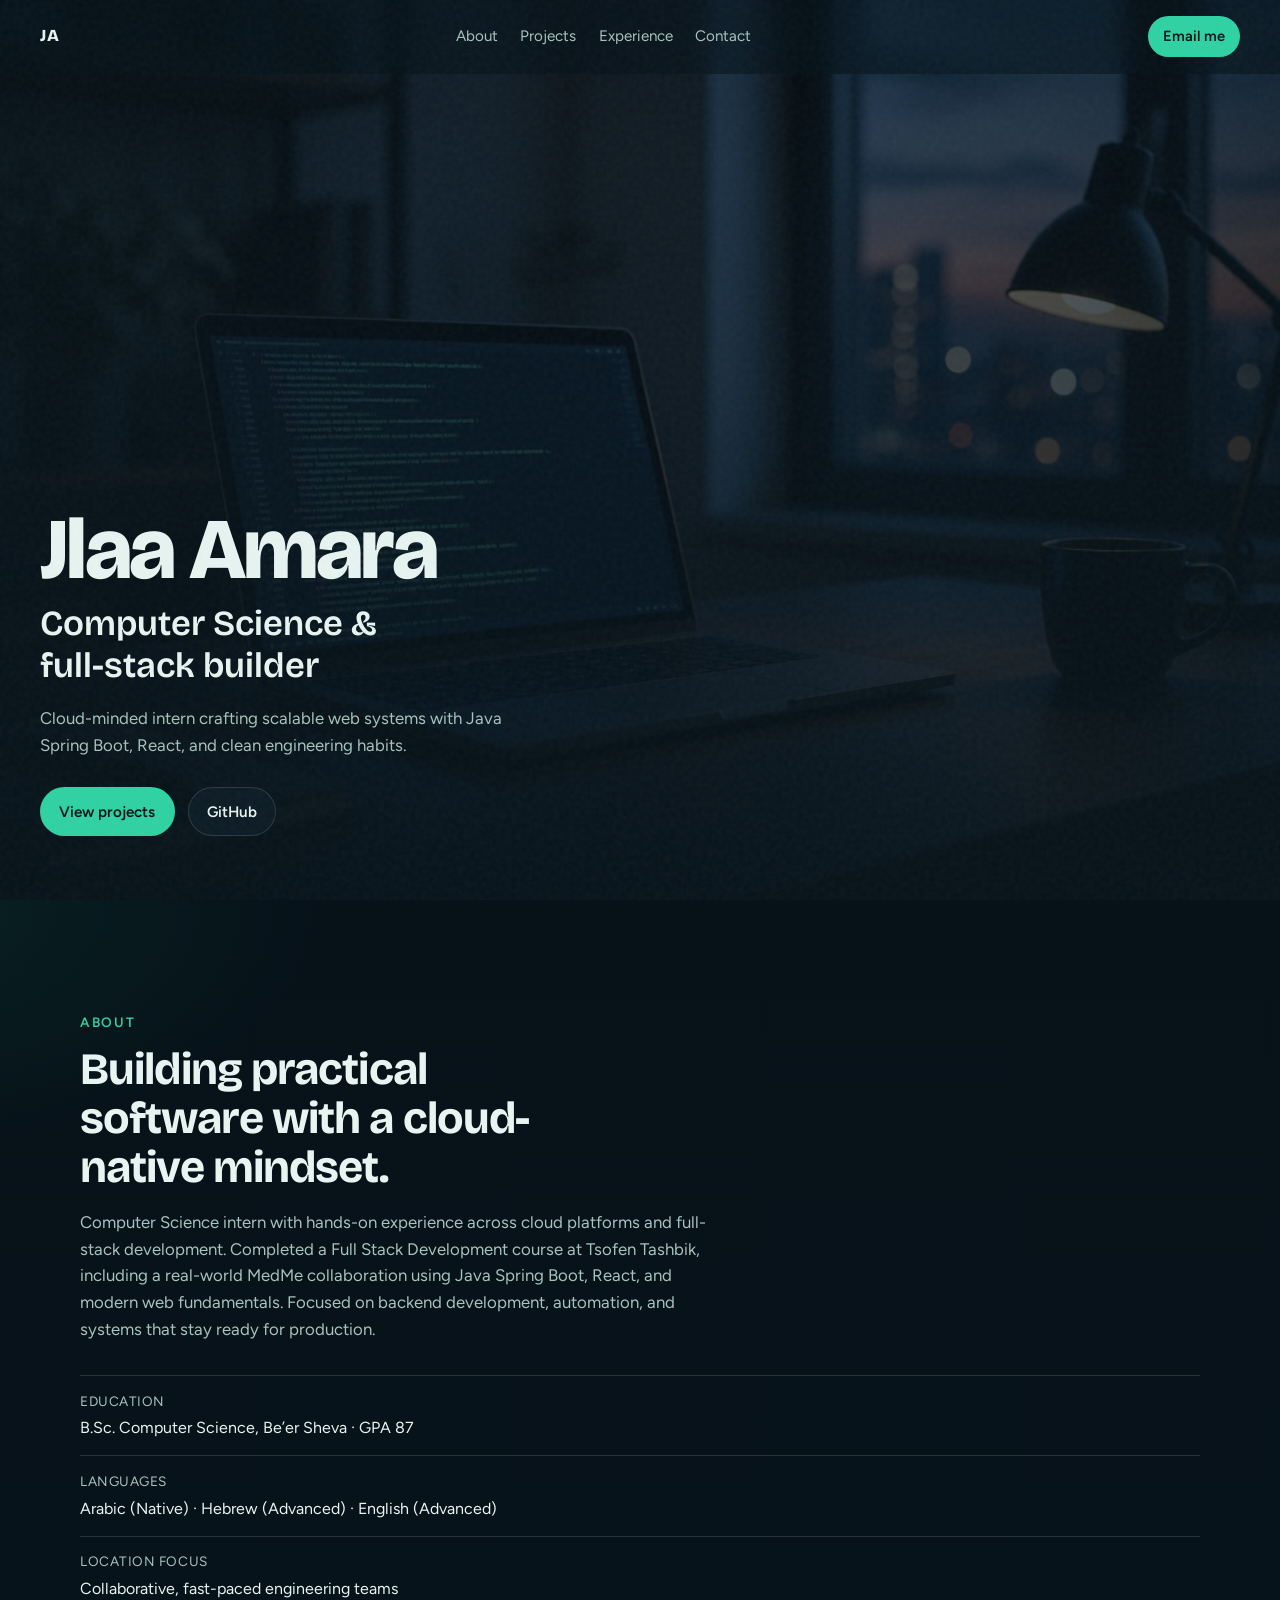
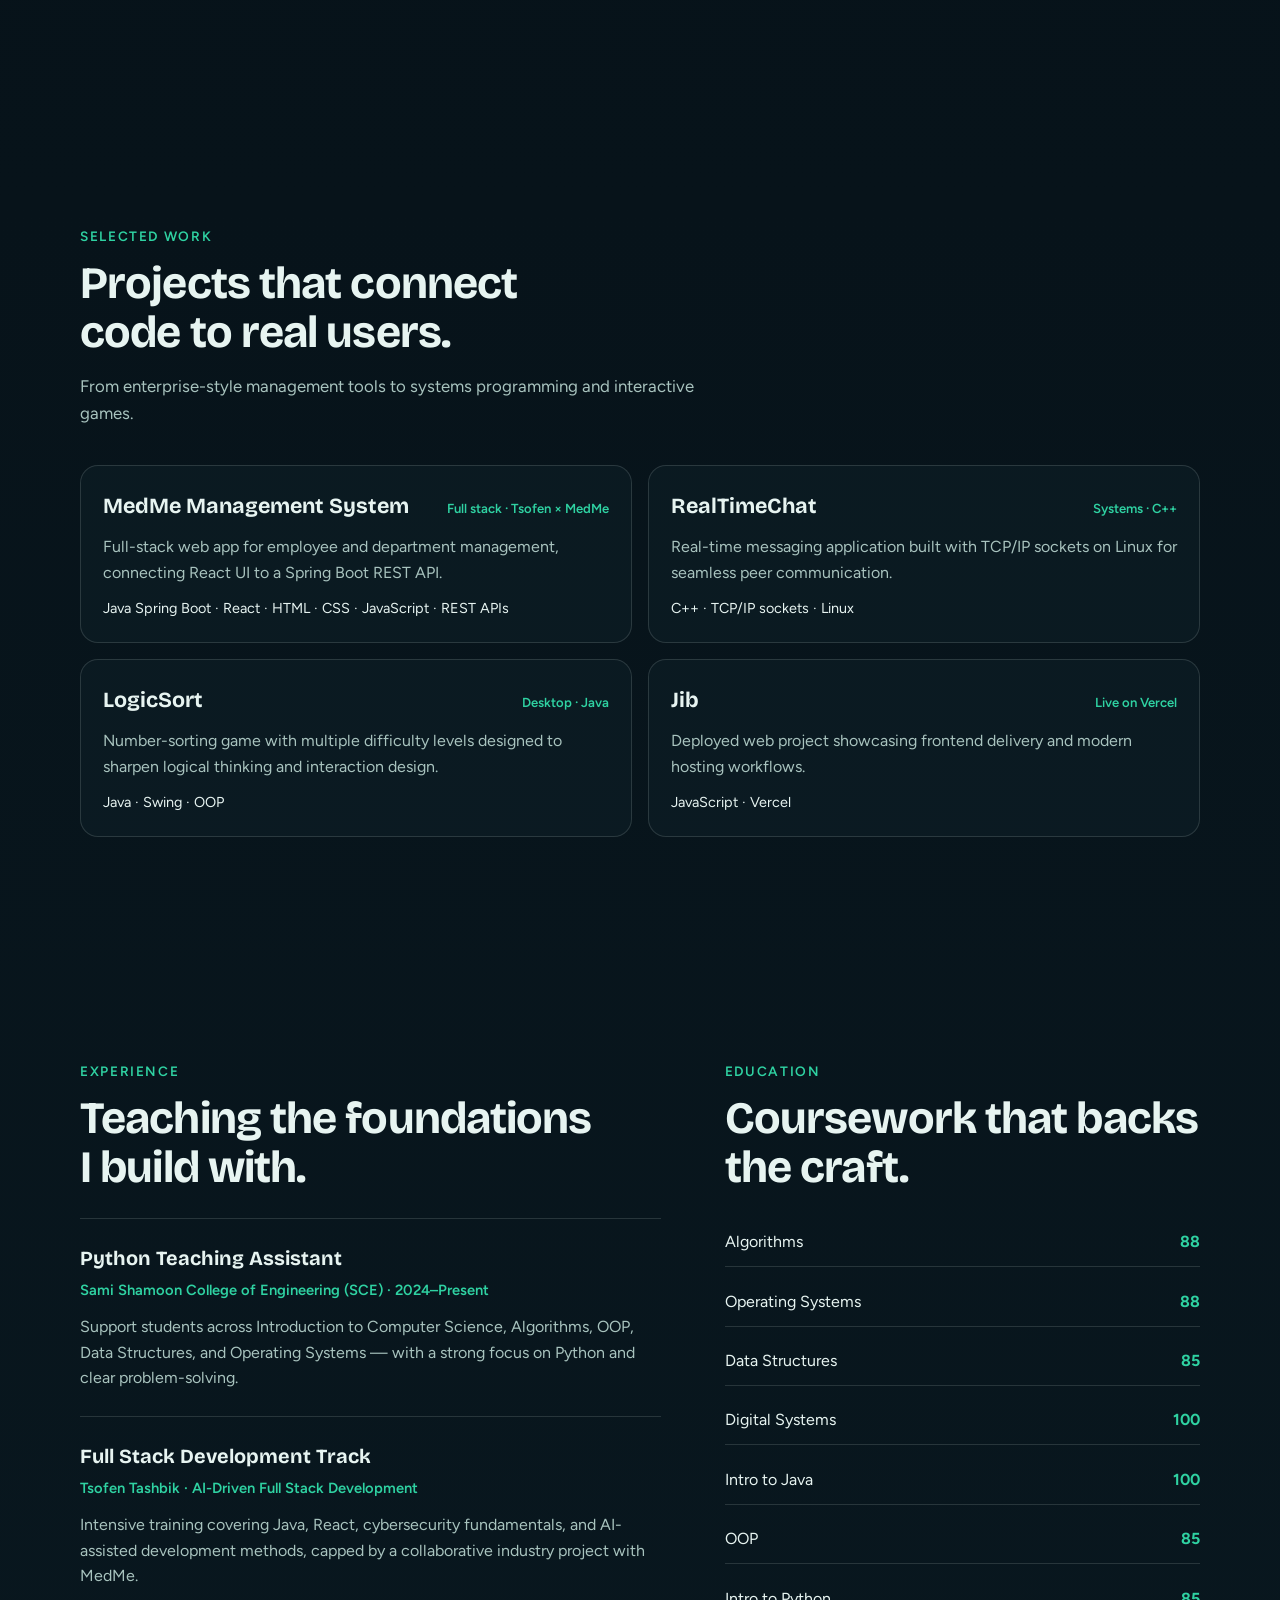
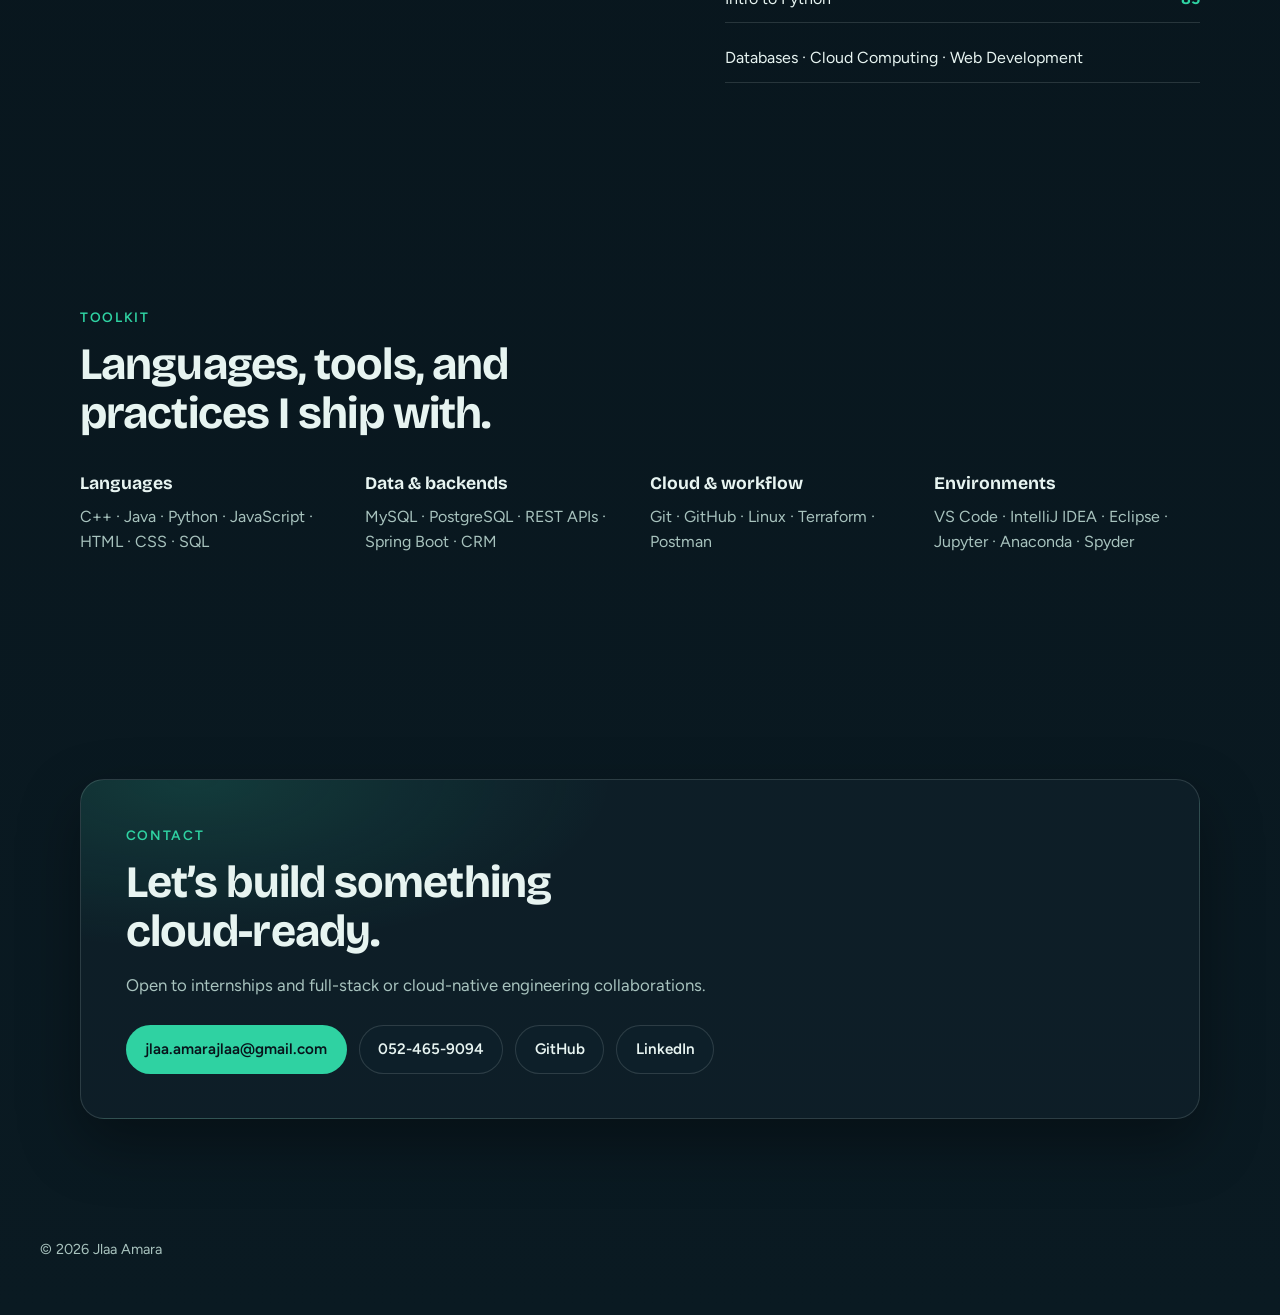
<file: index.html>
<!DOCTYPE html>
<html lang="en">
<head>
  <meta charset="UTF-8" />
  <meta name="viewport" content="width=device-width, initial-scale=1.0" />
  <meta name="description" content="Jlaa Amara — Computer Science student and full-stack developer specializing in Spring Boot, React, and cloud-ready systems." />
  <title>Jlaa Amara | Portfolio</title>
  <link rel="preconnect" href="https://fonts.googleapis.com" />
  <link rel="preconnect" href="https://fonts.gstatic.com" crossorigin />
  <link href="https://fonts.googleapis.com/css2?family=Bricolage+Grotesque:opsz,wght@12..96,500;12..96,700;12..96,800&family=Figtree:wght@400;500;600&display=swap" rel="stylesheet" />
  <link rel="stylesheet" href="css/styles.css" />
</head>
<body>
  <div class="noise" aria-hidden="true"></div>

  <header class="site-header">
    <a class="logo" href="#top">JA</a>
    <nav class="nav" aria-label="Primary">
      <a href="#about">About</a>
      <a href="#projects">Projects</a>
      <a href="#experience">Experience</a>
      <a href="#contact">Contact</a>
    </nav>
    <a class="nav-cta" href="mailto:jlaa.amarajlaa@gmail.com">Email me</a>
  </header>

  <main id="top">
    <section class="hero" aria-label="Introduction">
      <div class="hero-media" aria-hidden="true">
        <img src="assets/hero-workspace.jpg" alt="" />
        <div class="hero-shade"></div>
      </div>
      <div class="hero-content">
        <p class="brand reveal">Jlaa Amara</p>
        <h1 class="reveal delay-1">Computer Science &amp; full-stack builder</h1>
        <p class="lede reveal delay-2">
          Cloud-minded intern crafting scalable web systems with Java Spring Boot, React, and clean engineering habits.
        </p>
        <div class="cta-row reveal delay-3">
          <a class="btn btn-primary" href="#projects">View projects</a>
          <a class="btn btn-ghost" href="https://github.com/jlaaamara23" target="_blank" rel="noopener noreferrer">GitHub</a>
        </div>
      </div>
    </section>

    <section id="about" class="section about">
      <div class="section-inner">
        <p class="eyebrow">About</p>
        <h2>Building practical software with a cloud-native mindset.</h2>
        <p class="section-copy">
          Computer Science intern with hands-on experience across cloud platforms and full-stack development.
          Completed a Full Stack Development course at Tsofen Tashbik, including a real-world MedMe collaboration
          using Java Spring Boot, React, and modern web fundamentals. Focused on backend development, automation,
          and systems that stay ready for production.
        </p>
        <ul class="meta-list">
          <li><span>Education</span> B.Sc. Computer Science, Be’er Sheva · GPA 87</li>
          <li><span>Languages</span> Arabic (Native) · Hebrew (Advanced) · English (Advanced)</li>
          <li><span>Location focus</span> Collaborative, fast-paced engineering teams</li>
        </ul>
      </div>
    </section>

    <section id="projects" class="section projects">
      <div class="section-inner">
        <p class="eyebrow">Selected work</p>
        <h2>Projects that connect code to real users.</h2>
        <p class="section-copy">
          From enterprise-style management tools to systems programming and interactive games.
        </p>

        <div class="project-list">
          <a class="project" href="https://github.com/jlaaamara23/doctormedme" target="_blank" rel="noopener noreferrer">
            <div class="project-top">
              <h3>MedMe Management System</h3>
              <span class="tag">Full stack · Tsofen × MedMe</span>
            </div>
            <p>
              Full-stack web app for employee and department management, connecting React UI to a Spring Boot REST API.
            </p>
            <p class="stack">Java Spring Boot · React · HTML · CSS · JavaScript · REST APIs</p>
          </a>

          <a class="project" href="https://github.com/jlaaamara23" target="_blank" rel="noopener noreferrer">
            <div class="project-top">
              <h3>RealTimeChat</h3>
              <span class="tag">Systems · C++</span>
            </div>
            <p>
              Real-time messaging application built with TCP/IP sockets on Linux for seamless peer communication.
            </p>
            <p class="stack">C++ · TCP/IP sockets · Linux</p>
          </a>

          <a class="project" href="https://github.com/jlaaamara23" target="_blank" rel="noopener noreferrer">
            <div class="project-top">
              <h3>LogicSort</h3>
              <span class="tag">Desktop · Java</span>
            </div>
            <p>
              Number-sorting game with multiple difficulty levels designed to sharpen logical thinking and interaction design.
            </p>
            <p class="stack">Java · Swing · OOP</p>
          </a>

          <a class="project" href="https://jib-alpha.vercel.app" target="_blank" rel="noopener noreferrer">
            <div class="project-top">
              <h3>Jib</h3>
              <span class="tag">Live on Vercel</span>
            </div>
            <p>
              Deployed web project showcasing frontend delivery and modern hosting workflows.
            </p>
            <p class="stack">JavaScript · Vercel</p>
          </a>
        </div>
      </div>
    </section>

    <section id="experience" class="section experience">
      <div class="section-inner split">
        <div>
          <p class="eyebrow">Experience</p>
          <h2>Teaching the foundations I build with.</h2>
          <article class="role">
            <h3>Python Teaching Assistant</h3>
            <p class="role-meta">Sami Shamoon College of Engineering (SCE) · 2024–Present</p>
            <p>
              Support students across Introduction to Computer Science, Algorithms, OOP, Data Structures,
              and Operating Systems — with a strong focus on Python and clear problem-solving.
            </p>
          </article>
          <article class="role">
            <h3>Full Stack Development Track</h3>
            <p class="role-meta">Tsofen Tashbik · AI-Driven Full Stack Development</p>
            <p>
              Intensive training covering Java, React, cybersecurity fundamentals, and AI-assisted development methods,
              capped by a collaborative industry project with MedMe.
            </p>
          </article>
        </div>
        <div>
          <p class="eyebrow">Education</p>
          <h2>Coursework that backs the craft.</h2>
          <ul class="course-list">
            <li>Algorithms <em>88</em></li>
            <li>Operating Systems <em>88</em></li>
            <li>Data Structures <em>85</em></li>
            <li>Digital Systems <em>100</em></li>
            <li>Intro to Java <em>100</em></li>
            <li>OOP <em>85</em></li>
            <li>Intro to Python <em>85</em></li>
            <li>Databases · Cloud Computing · Web Development</li>
          </ul>
        </div>
      </div>
    </section>

    <section id="skills" class="section skills">
      <div class="section-inner">
        <p class="eyebrow">Toolkit</p>
        <h2>Languages, tools, and practices I ship with.</h2>
        <div class="skill-groups">
          <div>
            <h3>Languages</h3>
            <p>C++ · Java · Python · JavaScript · HTML · CSS · SQL</p>
          </div>
          <div>
            <h3>Data &amp; backends</h3>
            <p>MySQL · PostgreSQL · REST APIs · Spring Boot · CRM</p>
          </div>
          <div>
            <h3>Cloud &amp; workflow</h3>
            <p>Git · GitHub · Linux · Terraform · Postman</p>
          </div>
          <div>
            <h3>Environments</h3>
            <p>VS Code · IntelliJ IDEA · Eclipse · Jupyter · Anaconda · Spyder</p>
          </div>
        </div>
      </div>
    </section>

    <section id="contact" class="section contact">
      <div class="section-inner contact-inner">
        <p class="eyebrow">Contact</p>
        <h2>Let’s build something cloud-ready.</h2>
        <p class="section-copy">
          Open to internships and full-stack or cloud-native engineering collaborations.
        </p>
        <div class="contact-actions">
          <a class="btn btn-primary" href="mailto:jlaa.amarajlaa@gmail.com">jlaa.amarajlaa@gmail.com</a>
          <a class="btn btn-ghost" href="tel:+972524659094">052-465-9094</a>
          <a class="btn btn-ghost" href="https://github.com/jlaaamara23" target="_blank" rel="noopener noreferrer">GitHub</a>
          <a class="btn btn-ghost" href="https://www.linkedin.com/in/jlaa-amara-792360221" target="_blank" rel="noopener noreferrer">LinkedIn</a>
        </div>
      </div>
    </section>
  </main>

  <footer class="site-footer">
    <p>© <span id="year"></span> Jlaa Amara</p>
  </footer>

  <script src="js/main.js"></script>
</body>
</html>
</file>
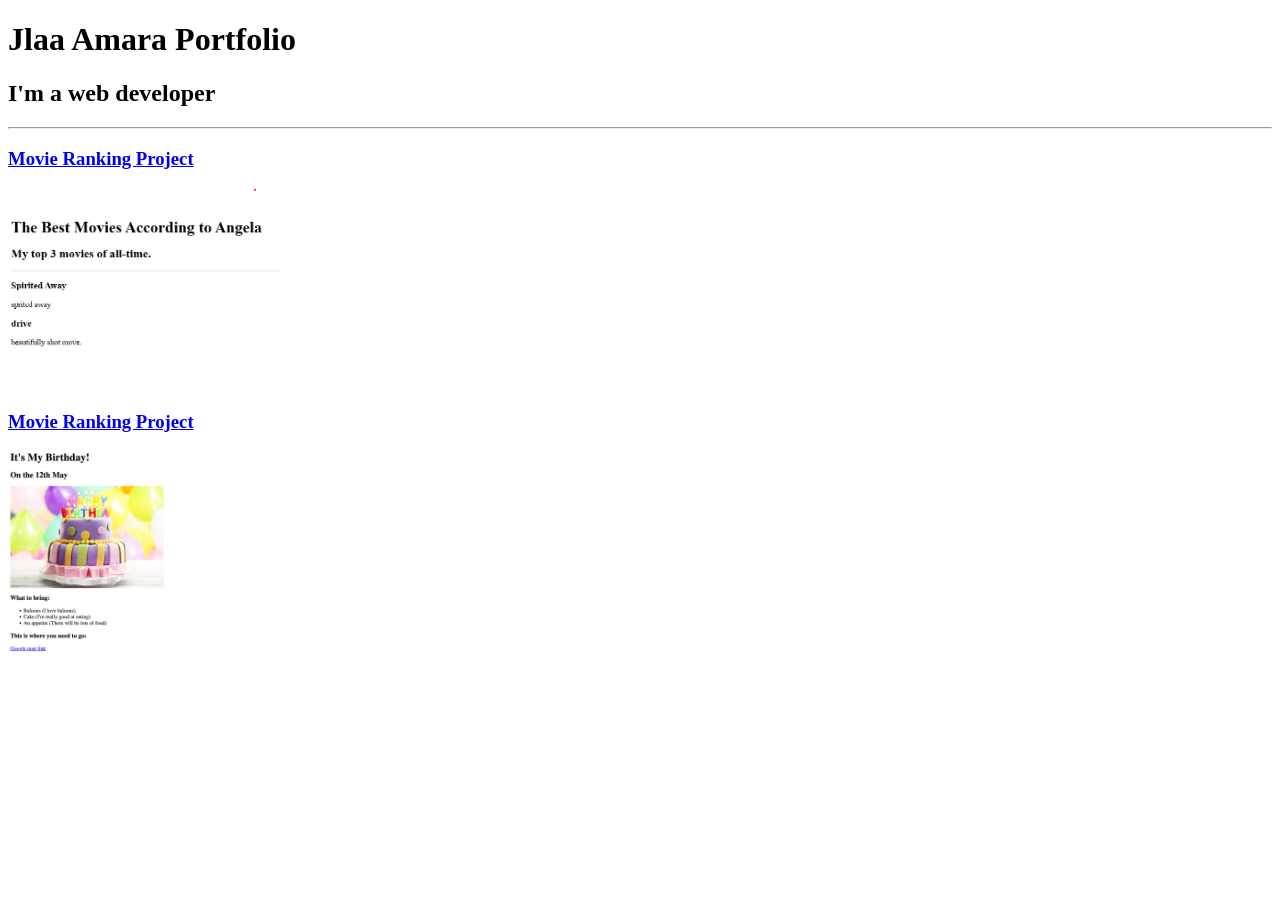
<file: jlaaproto.html>
<!DOCTYPE html>
<html lang="en">
<head>
    <meta charset="UTF-8">
    <title>jlaa amara</title>
</head>
<body>
<h1>Jlaa Amara Portfolio</h1>
<h2>I'm a web developer</h2>
<hr/>
<h3><a href="public/jlaa.html">Movie Ranking Project</a></h3>
<img src="assest/Screenshot%202025-05-22%20194626.png" height="200">
<h3><a href="public/mybirthday.html">Movie Ranking Project</a></h3>
<img src="assest/goal.png" height="200">
</body>
</html>
</file>
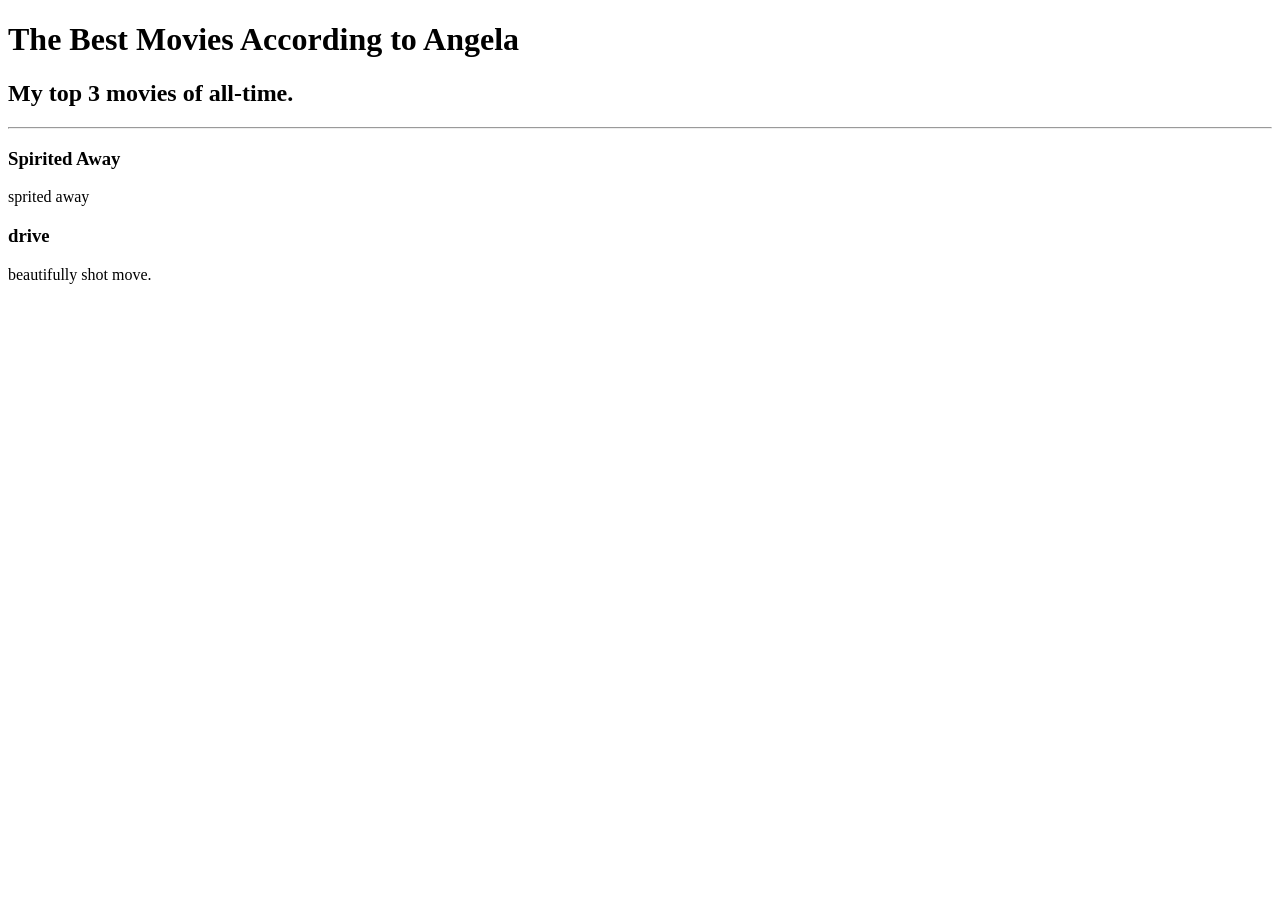
<file: public/jlaa.html>
<!DOCTYPE html>
<html lang="en">
<head>
    <meta charset="UTF-8">
    <meta name="viewport" content="width=device-width, initial-scale=1.0">
    <title>Document</title>
</head>
<body>
    <h1>The Best Movies According to Angela</h1>
<h2>My top 3 movies of all-time.</h2>
<hr/>
<h3>Spirited Away</h3>
<p>sprited away</p>
<h3>drive</h3>
<p>beautifully shot move.</p>
</body>
</html>
</file>
<file: css/styles.css>
:root {
  --ink: #07131a;
  --ink-soft: #10222c;
  --foam: #e7f4f1;
  --foam-muted: #a8c3be;
  --accent: #2fd2a2;
  --accent-deep: #159e76;
  --line: rgba(231, 244, 241, 0.14);
  --shadow: 0 24px 60px rgba(0, 0, 0, 0.35);
  --font-display: "Bricolage Grotesque", sans-serif;
  --font-body: "Figtree", sans-serif;
  --radius: 18px;
  --max: 1120px;
}

*,
*::before,
*::after {
  box-sizing: border-box;
}

html {
  scroll-behavior: smooth;
}

body {
  margin: 0;
  min-height: 100vh;
  color: var(--foam);
  background:
    radial-gradient(1200px 700px at 80% -10%, rgba(47, 210, 162, 0.18), transparent 55%),
    radial-gradient(900px 500px at -10% 20%, rgba(21, 158, 118, 0.12), transparent 50%),
    linear-gradient(180deg, #061018 0%, var(--ink) 40%, #0a1a22 100%);
  font-family: var(--font-body);
  line-height: 1.6;
  overflow-x: hidden;
}

img {
  max-width: 100%;
  display: block;
}

a {
  color: inherit;
  text-decoration: none;
}

.noise {
  pointer-events: none;
  position: fixed;
  inset: 0;
  z-index: 50;
  opacity: 0.045;
  background-image: url("data:image/svg+xml,%3Csvg viewBox='0 0 200 200' xmlns='http://www.w3.org/2000/svg'%3E%3Cfilter id='n'%3E%3CfeTurbulence type='fractalNoise' baseFrequency='0.85' numOctaves='2' stitchTiles='stitch'/%3E%3C/filter%3E%3Crect width='100%25' height='100%25' filter='url(%23n)'/%3E%3C/svg%3E");
}

.site-header {
  position: fixed;
  top: 0;
  left: 0;
  right: 0;
  z-index: 40;
  display: flex;
  align-items: center;
  justify-content: space-between;
  gap: 1rem;
  padding: 1rem clamp(1rem, 4vw, 2.5rem);
  backdrop-filter: blur(12px);
  background: rgba(7, 19, 26, 0.55);
  border-bottom: 1px solid transparent;
  transition: border-color 0.3s ease, background 0.3s ease;
}

.site-header.is-scrolled {
  border-bottom-color: var(--line);
  background: rgba(7, 19, 26, 0.82);
}

.logo {
  font-family: var(--font-display);
  font-weight: 800;
  letter-spacing: 0.04em;
  font-size: 1.05rem;
}

.nav {
  display: none;
  gap: 1.4rem;
  font-size: 0.95rem;
  color: var(--foam-muted);
}

.nav a {
  position: relative;
  transition: color 0.2s ease;
}

.nav a::after {
  content: "";
  position: absolute;
  left: 0;
  bottom: -0.3rem;
  width: 100%;
  height: 2px;
  background: var(--accent);
  transform: scaleX(0);
  transform-origin: left;
  transition: transform 0.25s ease;
}

.nav a:hover,
.nav a:focus-visible {
  color: var(--foam);
}

.nav a:hover::after,
.nav a:focus-visible::after {
  transform: scaleX(1);
}

.nav-cta {
  font-size: 0.92rem;
  font-weight: 600;
  color: var(--ink);
  background: var(--accent);
  padding: 0.55rem 0.95rem;
  border-radius: 999px;
  transition: transform 0.2s ease, background 0.2s ease;
}

.nav-cta:hover,
.nav-cta:focus-visible {
  background: #59e4ba;
  transform: translateY(-1px);
}

.hero {
  position: relative;
  min-height: 100svh;
  display: grid;
  align-items: end;
  padding: 7rem clamp(1rem, 4vw, 2.5rem) 4rem;
  isolation: isolate;
}

.hero-media {
  position: absolute;
  inset: 0;
  z-index: -1;
  overflow: hidden;
}

.hero-media img {
  width: 100%;
  height: 100%;
  object-fit: cover;
  transform: scale(1.04);
  animation: hero-drift 18s ease-in-out infinite alternate;
}

.hero-shade {
  position: absolute;
  inset: 0;
  background:
    linear-gradient(180deg, rgba(7, 19, 26, 0.35) 0%, rgba(7, 19, 26, 0.55) 40%, rgba(7, 19, 26, 0.94) 100%),
    linear-gradient(90deg, rgba(7, 19, 26, 0.75) 0%, rgba(7, 19, 26, 0.25) 55%, rgba(7, 19, 26, 0.55) 100%);
}

.hero-content {
  max-width: 760px;
}

.brand {
  margin: 0 0 0.75rem;
  font-family: var(--font-display);
  font-size: clamp(2.8rem, 8vw, 5.4rem);
  font-weight: 800;
  line-height: 0.95;
  letter-spacing: -0.03em;
}

.hero h1 {
  margin: 0;
  max-width: 16ch;
  font-family: var(--font-display);
  font-size: clamp(1.45rem, 3.4vw, 2.2rem);
  font-weight: 600;
  line-height: 1.2;
  color: var(--foam);
}

.lede {
  margin: 1.1rem 0 0;
  max-width: 46ch;
  color: var(--foam-muted);
  font-size: 1.05rem;
}

.cta-row {
  display: flex;
  flex-wrap: wrap;
  gap: 0.8rem;
  margin-top: 1.8rem;
}

.btn {
  display: inline-flex;
  align-items: center;
  justify-content: center;
  min-height: 2.8rem;
  padding: 0.7rem 1.15rem;
  border-radius: 999px;
  font-weight: 600;
  font-size: 0.95rem;
  border: 1px solid transparent;
  transition: transform 0.2s ease, background 0.2s ease, border-color 0.2s ease, color 0.2s ease;
}

.btn:hover,
.btn:focus-visible {
  transform: translateY(-2px);
}

.btn-primary {
  background: var(--accent);
  color: var(--ink);
}

.btn-primary:hover,
.btn-primary:focus-visible {
  background: #59e4ba;
}

.btn-ghost {
  border-color: var(--line);
  background: rgba(16, 34, 44, 0.55);
  color: var(--foam);
}

.btn-ghost:hover,
.btn-ghost:focus-visible {
  border-color: rgba(47, 210, 162, 0.55);
}

.section {
  padding: clamp(4rem, 9vw, 7rem) clamp(1rem, 4vw, 2.5rem);
}

.section-inner {
  max-width: var(--max);
  margin: 0 auto;
}

.eyebrow {
  margin: 0 0 0.7rem;
  color: var(--accent);
  font-size: 0.85rem;
  font-weight: 600;
  letter-spacing: 0.12em;
  text-transform: uppercase;
}

.section h2 {
  margin: 0;
  max-width: 18ch;
  font-family: var(--font-display);
  font-size: clamp(1.8rem, 4vw, 2.8rem);
  line-height: 1.1;
  letter-spacing: -0.02em;
}

.section-copy {
  margin: 1rem 0 0;
  max-width: 58ch;
  color: var(--foam-muted);
  font-size: 1.05rem;
}

.meta-list {
  list-style: none;
  margin: 2rem 0 0;
  padding: 0;
  display: grid;
  gap: 0.9rem;
}

.meta-list li {
  display: grid;
  gap: 0.2rem;
  padding-top: 0.9rem;
  border-top: 1px solid var(--line);
  color: var(--foam);
}

.meta-list span {
  color: var(--foam-muted);
  font-size: 0.85rem;
  letter-spacing: 0.04em;
  text-transform: uppercase;
}

.project-list {
  margin-top: 2.4rem;
  display: grid;
  gap: 1rem;
}

.project {
  display: block;
  padding: 1.4rem 1.35rem;
  border: 1px solid var(--line);
  border-radius: var(--radius);
  background: rgba(16, 34, 44, 0.45);
  transition: border-color 0.25s ease, transform 0.25s ease, background 0.25s ease;
}

.project:hover,
.project:focus-visible {
  border-color: rgba(47, 210, 162, 0.55);
  background: rgba(16, 34, 44, 0.75);
  transform: translateY(-3px);
}

.project-top {
  display: flex;
  flex-wrap: wrap;
  align-items: baseline;
  justify-content: space-between;
  gap: 0.6rem 1rem;
}

.project h3 {
  margin: 0;
  font-family: var(--font-display);
  font-size: 1.35rem;
}

.tag {
  color: var(--accent);
  font-size: 0.82rem;
  font-weight: 600;
}

.project p {
  margin: 0.7rem 0 0;
  color: var(--foam-muted);
}

.stack {
  font-size: 0.9rem !important;
  color: var(--foam) !important;
}

.split {
  display: grid;
  gap: 3rem;
}

.role {
  margin-top: 1.6rem;
  padding-top: 1.4rem;
  border-top: 1px solid var(--line);
}

.role h3 {
  margin: 0;
  font-family: var(--font-display);
  font-size: 1.25rem;
}

.role-meta {
  margin: 0.35rem 0 0.7rem;
  color: var(--accent);
  font-size: 0.92rem;
  font-weight: 600;
}

.role p:last-child {
  margin: 0;
  color: var(--foam-muted);
}

.course-list {
  list-style: none;
  margin: 1.6rem 0 0;
  padding: 0;
  display: grid;
  gap: 0.65rem;
}

.course-list li {
  display: flex;
  justify-content: space-between;
  gap: 1rem;
  padding: 0.7rem 0;
  border-bottom: 1px solid var(--line);
}

.course-list em {
  font-style: normal;
  color: var(--accent);
  font-weight: 700;
}

.skill-groups {
  margin-top: 2rem;
  display: grid;
  gap: 1.2rem;
}

.skill-groups h3 {
  margin: 0 0 0.35rem;
  font-family: var(--font-display);
  font-size: 1.1rem;
}

.skill-groups p {
  margin: 0;
  color: var(--foam-muted);
}

.contact {
  padding-bottom: 5rem;
}

.contact-inner {
  padding: clamp(1.8rem, 4vw, 2.8rem);
  border: 1px solid var(--line);
  border-radius: calc(var(--radius) + 6px);
  background:
    radial-gradient(700px 280px at 10% 0%, rgba(47, 210, 162, 0.16), transparent 60%),
    rgba(16, 34, 44, 0.7);
  box-shadow: var(--shadow);
}

.contact-actions {
  display: flex;
  flex-wrap: wrap;
  gap: 0.75rem;
  margin-top: 1.6rem;
}

.site-footer {
  padding: 1.5rem clamp(1rem, 4vw, 2.5rem) 2.5rem;
  color: var(--foam-muted);
  font-size: 0.9rem;
}

.reveal {
  opacity: 0;
  transform: translateY(18px);
  animation: rise 0.9s ease forwards;
}

.delay-1 { animation-delay: 0.12s; }
.delay-2 { animation-delay: 0.24s; }
.delay-3 { animation-delay: 0.36s; }

@keyframes rise {
  to {
    opacity: 1;
    transform: translateY(0);
  }
}

@keyframes hero-drift {
  from { transform: scale(1.04) translate3d(0, 0, 0); }
  to { transform: scale(1.08) translate3d(-1.5%, -1%, 0); }
}

@media (min-width: 760px) {
  .nav {
    display: flex;
  }

  .project-list {
    grid-template-columns: 1fr 1fr;
  }

  .split {
    grid-template-columns: 1.1fr 0.9fr;
    gap: 4rem;
  }

  .skill-groups {
    grid-template-columns: 1fr 1fr;
  }
}

@media (min-width: 980px) {
  .skill-groups {
    grid-template-columns: repeat(4, 1fr);
  }
}

.will-animate {
  opacity: 0;
  transform: translateY(24px);
  transition: opacity 0.7s ease, transform 0.7s ease;
}

.will-animate.is-visible {
  opacity: 1;
  transform: translateY(0);
}

@media (prefers-reduced-motion: reduce) {
  html { scroll-behavior: auto; }
  .reveal,
  .hero-media img,
  .will-animate {
    animation: none !important;
    opacity: 1;
    transform: none;
    transition: none;
  }
}
</file>
